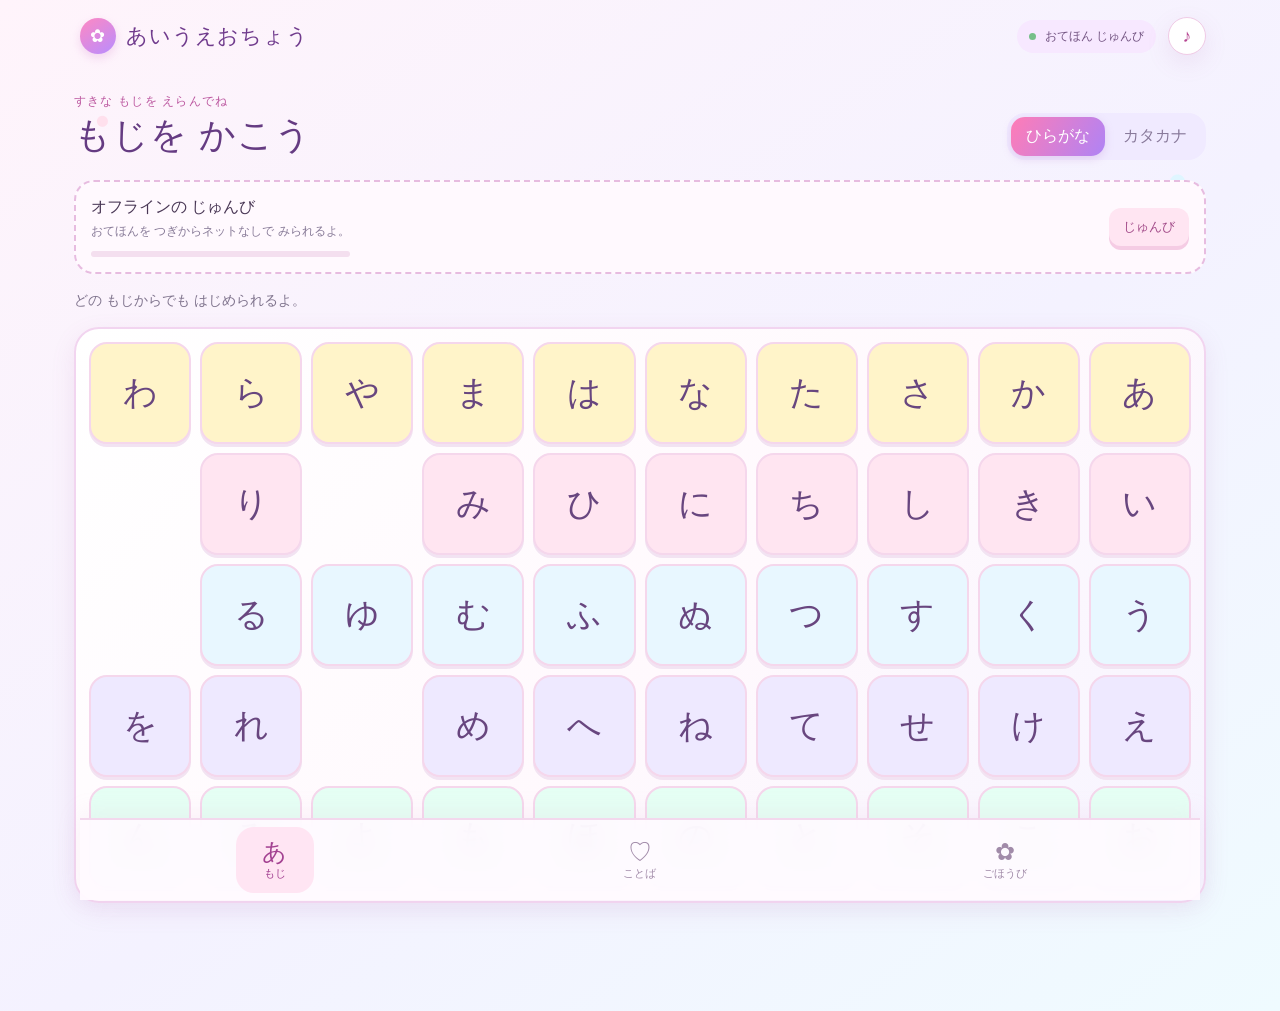
<file: index.html>
<!doctype html>
<html lang="ja">
  <head>
    <meta charset="utf-8">
    <meta name="viewport" content="width=device-width, initial-scale=1, viewport-fit=cover">
    <meta name="theme-color" content="#fff2fb">
    <meta name="description" content="ひらがなとことばを、じぶんのペースでたのしくかくノートです。">
    <meta name="apple-mobile-web-app-capable" content="yes">
    <meta name="apple-mobile-web-app-title" content="あいうえおちょう">
    <link rel="manifest" href="./manifest.webmanifest">
    <link rel="icon" href="./assets/icon.svg" type="image/svg+xml">
    <link rel="apple-touch-icon" href="./assets/icon.svg">
    <link rel="stylesheet" href="./styles.css?v=20261017-8">
    <title>あいうえおちょう</title>
  </head>
  <body>
    <div class="app-shell">
      <header class="topbar">
        <button class="brand" data-nav="letters" aria-label="もじへ">
          <span class="brand-mark" aria-hidden="true">✿</span>
          <span>あいうえおちょう</span>
        </button>
        <div class="topbar-right">
          <span class="offline-pill" id="connectionStatus"><i></i> おてほん じゅんび</span>
          <button class="icon-button" id="soundToggle" aria-label="おとの せってい" title="おとの せってい">♪</button>
        </div>
      </header>

      <main id="app" tabindex="-1"></main>

      <nav class="bottom-nav" aria-label="メインメニュー">
        <button data-nav="letters" class="nav-item active"><span>あ</span><small>もじ</small></button>
        <button data-nav="words" class="nav-item"><span>♡</span><small>ことば</small></button>
        <button data-nav="stickers" class="nav-item"><span>✿</span><small>ごほうび</small></button>
      </nav>
    </div>
    <dialog id="modal" class="modal"></dialog>
    <div id="toast" class="toast" role="status" aria-live="polite"></div>
    <script src="./app.js?v=20261017-8" defer></script>
  </body>
</html>
</file>
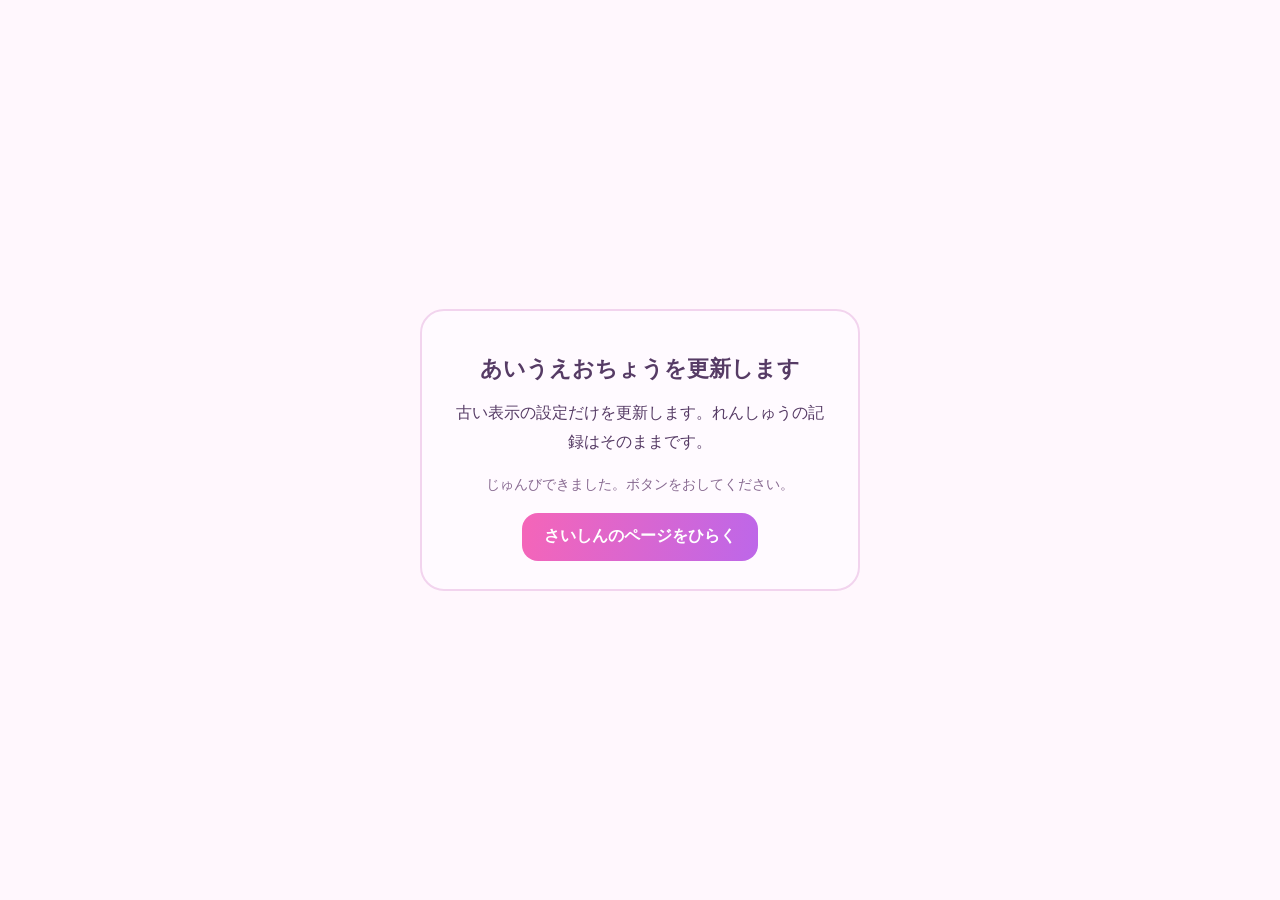
<file: refresh.html>
<!doctype html>
<html lang="ja">
  <head>
    <meta charset="utf-8">
    <meta name="viewport" content="width=device-width, initial-scale=1">
    <meta name="theme-color" content="#fff2fb">
    <title>あいうえおちょうを更新</title>
    <style>
      :root { color-scheme: light; font-family: system-ui, sans-serif; color: #563b65; background: #fff7fd; }
      body { min-height: 100vh; margin: 0; display: grid; place-items: center; }
      main { width: min(440px, calc(100% - 40px)); box-sizing: border-box; padding: 28px; border: 2px solid #f2d4ee; border-radius: 24px; background: #fffaff; text-align: center; }
      h1 { font-size: 1.35rem; }
      p { line-height: 1.8; }
      button { min-height: 48px; padding: 10px 22px; border: 0; border-radius: 16px; background: linear-gradient(100deg, #f565b8, #bd67e9); color: white; font: inherit; font-weight: 700; }
      button:disabled { opacity: .55; }
      #status { color: #886a91; font-size: .9rem; }
    </style>
  </head>
  <body>
    <main>
      <h1>あいうえおちょうを更新します</h1>
      <p>古い表示の設定だけを更新します。れんしゅうの記録はそのままです。</p>
      <p id="status" role="status" aria-live="polite">じゅんびしています…</p>
      <button id="openLatest" type="button" disabled>さいしんのページをひらく</button>
    </main>
    <script>
      const button = document.querySelector('#openLatest');
      const status = document.querySelector('#status');
      async function prepareUpdate() {
        try {
          if ('serviceWorker' in navigator) {
            const appRoot = new URL('./', location.href).href;
            const registrations = await navigator.serviceWorker.getRegistrations();
            const appRegistrations = registrations.filter(registration => registration.scope.startsWith(appRoot));
            await Promise.all(appRegistrations.map(registration => registration.unregister()));
          }
          status.textContent = 'じゅんびできました。ボタンをおしてください。';
          button.disabled = false;
        } catch {
          status.textContent = 'じゅんびできませんでした。ネットにつないで、もういちどひらいてください。';
        }
      }
      button.addEventListener('click', () => {
        const latest = new URL('./', location.href);
        latest.searchParams.set('refresh', String(Date.now()));
        window.open(latest.href, '_blank', 'noopener');
      });
      prepareUpdate();
    </script>
  </body>
</html>
</file>
<file: styles.css>
:root {
  font-family: "Hiragino Maru Gothic ProN", "Yu Gothic", "Meiryo", sans-serif;
  color: #394c43;
  background: #f5f4e8;
  font-synthesis: none;
  --ink: #394c43;
  --muted: #748176;
  --cream: #f5f4e8;
  --paper: #fffdf7;
  --pink: #d99078;
  --pink-light: #f5e5d9;
  --yellow: #e7c977;
  --blue: #bfd2ce;
  --green: #789a7c;
  --line: #dce1d4;
  --shadow: 0 4px 12px rgba(64, 79, 62, .05);
}

* { box-sizing: border-box; }
body { margin: 0; min-width: 320px; min-height: 100vh; background: var(--cream); }
button { font: inherit; color: inherit; cursor: pointer; }
button:focus-visible { outline: 3px solid #6ab6d8; outline-offset: 3px; }
.app-shell { min-height: 100vh; max-width: 1120px; margin: 0 auto; display: flex; flex-direction: column; padding: 0 24px 96px; }
.topbar { height: 72px; display: flex; align-items: center; justify-content: space-between; }
.brand { border: 0; background: none; display: flex; align-items: center; gap: 10px; font-size: 21px; font-weight: 700; letter-spacing: .04em; }
.brand-mark { display: grid; place-items: center; width: 36px; height: 36px; color: #47674d; background: #e1ead9; border-radius: 50%; font-size: 18px; box-shadow: none; }
.topbar-right { display: flex; align-items: center; gap: 12px; }
.offline-pill { color: #748778; background: #edf6eb; border-radius: 99px; padding: 8px 12px; font-size: 12px; }
.offline-pill i { display: inline-block; width: 7px; height: 7px; margin-right: 5px; background: #76bf89; border-radius: 50%; }
.offline-pill.ready { color: #5e7c66; background: #e7f6e9; }
.icon-button { width: 38px; height: 38px; border: 1px solid var(--line); border-radius: 50%; background: var(--paper); font-size: 18px; }
main { flex: 1; }
.page { animation: appear .2s ease-out; }
@keyframes appear { from { opacity: 0; transform: translateY(5px); } to { opacity: 1; transform: none; } }
.eyebrow { color: #748c76; font-size: 12px; font-weight: 700; letter-spacing: .1em; }
h1,h2,h3,p { margin-top: 0; }
h1 { margin-bottom: 8px; font-size: clamp(25px, 4vw, 36px); line-height: 1.4; letter-spacing: .025em; }
h2 { font-size: 19px; }
.subtext { color: var(--muted); font-size: 14px; line-height: 1.8; }
.button { border: 0; border-radius: 12px; background: #64896e; color: white; padding: 12px 20px; font-weight: 700; box-shadow: none; transition: background .12s, transform .12s; }
.button:active { transform: translateY(1px); background: #55785f; }
.button.secondary { color: #536b59; background: #e8eee2; box-shadow: none; }
.button.soft { color: #71584a; background: #f3e7d5; box-shadow: none; }
.button.small { padding: 10px 14px; border-radius: 12px; font-size: 13px; }
.section-heading { display: flex; align-items: end; justify-content: space-between; gap: 12px; margin: 24px 0 13px; }
.section-heading h2 { margin: 0; }
.text-button { border: 0; background: none; color: #6f8c70; padding: 7px; font-weight: 700; }
.quick-grid { display: grid; grid-template-columns: repeat(3,1fr); gap: 14px; }
.quick-card { min-height: 125px; border: 1px solid #e2e3d8; border-radius: 13px; padding: 16px; background: var(--paper); text-align: left; box-shadow: none; transition: background .15s; }
.quick-card:hover { background: #faf8ed; }
.quick-card .route-glyph { width: 39px; height: 39px; display: grid; place-items: center; border: 1px solid #d3dfcf; border-radius: 50%; color: #587b60; background: #eef2e6; font-family: "Yu Mincho", serif; font-size: 21px; margin-bottom: 10px; }
.quick-card strong { display: block; margin-bottom: 5px; }
.quick-card small { color: var(--muted); }
.progress-card { margin-top: 18px; padding: 15px 18px; border: 1px solid #dce4d8; border-radius: 12px; background: #edf1e7; display: flex; align-items: center; gap: 14px; }
.progress-bubble { width: 38px; height: 38px; border-radius: 50%; display: grid; place-items: center; color: #4f7558; background: #dbe7d6; font-size: 15px; font-weight: 700; }
.progress-copy { flex: 1; }
.progress-copy strong { display: block; margin-bottom: 5px; }
.progress-copy small { color: #7d9388; }
.progress-track { width: min(200px, 30%); height: 7px; border-radius: 9px; background: #dbe3d6; overflow: hidden; }
.progress-fill { height: 100%; background: var(--green); border-radius: inherit; transition: width .3s; }
.town-heading { display:flex; align-items:center; justify-content:space-between; margin:16px 0 14px; }
.town-heading h1 { margin:3px 0 0; }
.town-marker { width:45px; height:45px; display:grid; place-items:center; border:1px solid #d2ddce; border-radius:50% 50% 50% 7px; color:#5f7f65; background:#e7eee0; font-size:22px; transform:rotate(-12deg); }
.town-map { padding:17px 19px 18px; border:1px solid #d9e0d4; border-radius:15px; background:#eaf0e4; }
.map-caption { display:flex; justify-content:space-between; color:#5c755f; font-size:13px; font-weight:700; }
.map-progress { color:#788578; font-weight:500; }
.map-route { display:flex; align-items:center; justify-content:center; margin:14px 0 16px; }
.route-stop { flex:0 0 auto; width:42px; height:42px; display:grid; place-items:center; border:1px solid #b9cbb7; border-radius:50%; color:#54745b; background:#fbfaf2; font-family:"Yu Mincho",serif; font-size:19px; }
button.route-stop { padding:0; font:inherit; font-family:"Yu Mincho",serif; }
.route-stop.passed { color:#fff; border-color:#7f9c80; background:#7f9c80; }
.route-stop.current { width:50px; height:50px; color:#fff; border:3px solid #fff9ed; outline:1px solid #c98570; background:#ce8973; font-size:22px; }
.route-stop.future { color:#9ca99a; background:#f5f5ec; }
.route-path { width:min(12vw,72px); border-top:2px dotted #aabcaa; }
.map-button { display:block; margin:0 auto; min-width:190px; }
.page-header { display: flex; align-items: end; justify-content: space-between; gap: 16px; margin: 17px 0 20px; }
.page-header h1 { margin: 0; }
.segmented { display: inline-flex; padding: 4px; background: #f4eee5; border-radius: 14px; gap: 3px; }
.segmented button { border: 0; background: transparent; padding: 9px 15px; border-radius: 11px; color: #847d75; }
.segmented button.selected { color: #554c42; background: white; box-shadow: 0 2px 8px #5b4a3412; }
.kana-grid { display: grid; grid-template-columns: repeat(10,minmax(0,1fr)); gap: 10px; }
.kana-card { position: relative; border: 1px solid var(--line); border-radius: 17px; aspect-ratio: 1; background: var(--paper); display: grid; place-items: center; font-size: clamp(22px,3vw,34px); box-shadow: 0 4px 10px #5b4a3409; transition: transform .12s, border .12s; }
.kana-card:hover { transform: translateY(-2px); border-color: #f3b3bf; }
.kana-card.done::after { content: "✓"; position: absolute; right: 6px; top: 4px; font-size: 11px; color: #64ae83; }
.kana-card .hint { position: absolute; bottom: 6px; color: #9aa5af; font-size: 9px; }
.empty-note { padding: 16px; text-align: center; color: var(--muted); }
.word-grid { display: grid; grid-template-columns: repeat(4,minmax(0,1fr)); gap: 14px; }
.word-card { border: 1px solid #e2e3d8; border-radius: 13px; background: var(--paper); padding: 13px; text-align: left; min-height: 158px; box-shadow: none; }
.word-picture { height: 82px; display: grid; place-items: center; border-radius: 10px; background: #f1f0e3; font-size: 44px; margin-bottom: 11px; }
.word-card strong { font-size: 16px; }
.word-card small { display: block; color: var(--muted); margin-top: 5px; }
.category-row { display: flex; gap: 8px; overflow-x: auto; padding: 1px 1px 10px; scrollbar-width: thin; }
.chip { flex: 0 0 auto; border: 1px solid var(--line); border-radius: 99px; padding: 9px 14px; background: white; color: #7b8287; }
.chip.selected { border-color: #8eaa8f; color: #49694f; background: #eaf0e4; }
.sticker-summary { margin: 16px 0; padding: 20px; background: #fff0d1; border-radius: 20px; display: flex; align-items: center; gap: 16px; }
.sticker-summary b { font-size: 30px; color: #d49332; }
.sticker-board { display: grid; grid-template-columns: repeat(6,minmax(0,1fr)); gap: 13px; }
.sticker { aspect-ratio: 1; border-radius: 21px; background: white; border: 1px solid var(--line); display: grid; place-items: center; font-size: 42px; box-shadow: 0 5px 14px #5b4a3409; }
.sticker.locked { filter: grayscale(1); opacity: .3; }
.modal { border: 0; padding: 0; border-radius: 16px; background: #fffdf8; color: var(--ink); width: min(900px, calc(100vw - 24px)); max-width: none; max-height: min(92vh, 900px); box-shadow: 0 16px 48px #30251e3b; overflow: auto; }
.modal::backdrop { background: #433b3285; backdrop-filter: blur(3px); }
.lesson { padding: 22px; }
.lesson-top { display: flex; align-items: center; justify-content: space-between; gap: 12px; }
.lesson-title { display: flex; align-items: center; gap: 10px; }
.lesson-title h2 { margin: 0; font-size: 17px; }
.close-button { width: 38px; height: 38px; border: 1px solid var(--line); background: white; border-radius: 50%; font-size: 19px; }
.lesson-layout { display: grid; grid-template-columns: .8fr 1.2fr; gap: 18px; margin: 18px 0; }
.guide-card { min-height: 320px; border-radius: 13px; background: #f1f1e7; display: flex; flex-direction: column; align-items: center; justify-content: center; padding: 15px; }
.guide-img { width: min(100%,280px); aspect-ratio: 1; object-fit: contain; }
.guide-char { font-size: 190px; line-height: 1; color: #dfd5c5; }
.guide-label { margin-top: 4px; color: #93897d; font-size: 12px; }
.guide-actions { display: flex; gap: 8px; margin-top: 12px; }
.write-card { display: flex; flex-direction: column; min-width: 0; }
.write-instructions { display: flex; justify-content: space-between; align-items: center; gap: 8px; font-size: 13px; margin: 0 0 9px; }
.canvas-wrap { position: relative; flex: 1; min-height: 270px; border: 1px solid #dce1d4; border-radius: 13px; overflow: hidden; background-color: #fffefa; background-image: linear-gradient(#edf0e8 1px, transparent 1px),linear-gradient(90deg,#edf0e8 1px, transparent 1px); background-size: 25% 25%; touch-action: none; }
.canvas-wrap::before { content: ""; position: absolute; left: 50%; top: 0; bottom: 0; border-left: 1px dashed #d8dfd2; pointer-events: none; }
.canvas-wrap::after { content: ""; position: absolute; top: 50%; left: 0; right: 0; border-top: 1px dashed #d8dfd2; pointer-events: none; }
.word-canvas { background-image: repeating-linear-gradient(to right,transparent 0,transparent calc(100% / var(--cell-count) - 1px),#d8dfd2 calc(100% / var(--cell-count) - 1px),#d8dfd2 calc(100% / var(--cell-count))); background-size:100% 100%; }
.word-canvas::before { display:none; }
.word-canvas::after { left:0; right:0; }
.canvas-wrap canvas { position: absolute; inset: 0; width: 100%; height: 100%; touch-action: none; z-index: 1; }
.ghost-char { position: absolute; inset: 0; display: grid; place-items: center; font-size: min(55vw,210px); color: #e8dccc; opacity: .4; pointer-events: none; }
.word-ghost { grid-template-columns: repeat(var(--cell-count),minmax(0,1fr)); padding:5px; color:#d6ded2; opacity:.48; }
.word-ghost span { min-width:0; justify-self:center; align-self:center; font-size:min(16vw,100px); line-height:1; font-family:"Yu Mincho","Hiragino Mincho ProN",serif; }
.word-lesson .guide-card { justify-content:center; }
.guide-word { display:grid; grid-template-columns:repeat(var(--guide-count),minmax(0,1fr)); align-items:center; gap:3px; width:100%; }
.guide-word figure { margin:0; min-width:0; text-align:center; }
.guide-word .guide-img { width:100%; max-width:100px; }
.guide-word figcaption { margin-top:-6px; color:#778879; font-family:"Yu Mincho",serif; font-size:15px; }
.guide-mark { display:block; color:#9b705d; font-size:10px; }
.lesson-route-label { color:#6c806f; font-size:13px; }
.canvas-controls { display: flex; justify-content: space-between; gap: 8px; padding-top: 11px; }
.canvas-controls .button { flex: 1; }
.lesson-bottom { display: flex; align-items: center; justify-content: space-between; gap: 12px; border-top: 1px solid var(--line); padding-top: 15px; }
.encouragement { color: #748b79; font-size: 13px; }
.toast { position: fixed; left: 50%; bottom: 86px; z-index: 5; opacity: 0; transform: translate(-50%,12px); transition: .2s; color: white; background: #49575b; border-radius: 99px; padding: 12px 18px; pointer-events: none; font-size: 14px; box-shadow: 0 8px 24px #0002; }
.toast.show { opacity: 1; transform: translate(-50%,0); }
.bottom-nav { position: fixed; z-index: 3; bottom: 0; left: 50%; transform: translateX(-50%); width: min(100%,1120px); height: 76px; padding: 7px 12px max(7px, env(safe-area-inset-bottom)); background: #fffefaed; backdrop-filter: blur(14px); border-top: 1px solid #eee8dd; display: flex; justify-content: space-around; }
.nav-item { min-width: 66px; border: 0; background: none; color: #98a0a2; display: flex; flex-direction: column; align-items: center; justify-content: center; gap: 2px; border-radius: 15px; }
.nav-item span { font-size: 21px; line-height: 1; }
.nav-item small { font-size: 10px; }
.nav-item.active { color: #527359; background: #edf2e8; }
.setup-banner { border-radius: 18px; border: 1px dashed #d7c6a2; background: #fffbef; padding: 15px; display: flex; align-items: center; justify-content: space-between; gap: 14px; margin-bottom: 15px; }
.setup-banner p { margin: 4px 0 0; color: #8c8375; font-size: 12px; line-height: 1.6; }
.setup-progress { margin-top: 9px; height: 6px; border-radius: 5px; background: #eee6d6; overflow: hidden; }
.setup-progress span { display: block; height: 100%; width: 0; background: #86bf9b; transition: width .2s; }
.sound-setting { display: flex; align-items: center; justify-content: space-between; gap: 20px; padding: 24px; }
.sound-setting p { color: var(--muted); line-height: 1.7; }
.voice-label { display:block; margin:10px 0 6px; font-size:13px; font-weight:700; }
.voice-select { width:min(100%,390px); min-height:44px; padding:8px 10px; border:1px solid var(--line); border-radius:9px; background:#fffefa; color:var(--ink); font:inherit; }
.voice-note { min-height:28px; margin:6px 0 10px; color:var(--muted); font-size:12px; }
.pill-toggle { border: 0; border-radius: 99px; padding: 10px 15px; background: #edf5f0; }

@media (max-width: 760px) {
  .app-shell { padding: 0 15px 93px; }
  .topbar { height: 62px; }
  .brand { font-size: 18px; }
  .quick-grid { grid-template-columns: repeat(3,minmax(0,1fr)); gap: 8px; }
  .quick-card { padding: 13px; min-height: 115px; }
  .quick-card strong { font-size: 13px; }
  .quick-card small { font-size: 10px; }
  .kana-grid { grid-template-columns: repeat(7,minmax(0,1fr)); gap: 7px; }
  .word-grid { grid-template-columns: repeat(2,minmax(0,1fr)); gap: 10px; }
  .sticker-board { grid-template-columns: repeat(4,minmax(0,1fr)); gap: 9px; }
  .page-header { align-items: start; flex-direction: column; }
}
@media (max-width: 760px) and (orientation: landscape) {
  .word-ghost span { font-size:min(13vw,78px); }
}
@media (max-width: 560px) {
  .offline-pill { font-size: 0; padding: 9px; }
  .offline-pill i { margin: 0; }
  .progress-track { display: none; }
  .map-route { margin: 12px 0 15px; }
  .route-stop { width: 38px; height: 38px; }
  .route-stop.current { width: 46px; height: 46px; }
  .route-path { width: min(10vw,44px); }
  .segmented button { padding: 8px 12px; }
  .kana-grid { grid-template-columns: repeat(5,minmax(0,1fr)); }
  .modal { width: calc(100vw - 14px); border-radius: 20px; }
  .lesson { padding: 14px; }
  .lesson-layout { grid-template-columns: 1fr; gap: 10px; margin: 12px 0; }
  .guide-card { min-height: 160px; flex-direction: row; gap: 14px; }
  .word-lesson .guide-card { min-height: 0; flex-direction: column; }
  .guide-img { width: 135px; }
  .guide-char { font-size: 115px; }
  .guide-label { display: none; }
  .guide-actions { flex-direction: column; }
  .word-lesson .guide-actions { flex-direction: row; }
  .canvas-wrap { min-height: 265px; }
  .word-ghost span { font-size: min(20vw,72px); }
  .sound-setting { align-items: stretch; flex-direction: column; padding: 19px; }
  .sound-setting .pill-toggle { align-self: flex-start; }
}
@media (orientation: portrait) and (min-width: 761px) {
  .app-shell::before { content: "よこむきにすると、もっと かきやすいよ ✿"; display: block; text-align: center; margin-top: 4px; color: #bc8490; font-size: 12px; }
}
@media (prefers-reduced-motion: reduce) { *,*::before,*::after { animation-duration: .01ms !important; transition-duration: .01ms !important; } }

/* Picture-book palette and child-friendly controls */
:root {
  color: #493755;
  background: #fff2fb;
  --ink: #493755;
  --muted: #887b98;
  --cream: #fff2fb;
  --paper: #fff;
  --pink: #ff78b7;
  --pink-light: #ffe0f0;
  --yellow: #ffe27a;
  --blue: #c7efff;
  --green: #7bd8c0;
  --line: #f1d7ec;
  --shadow: 0 8px 24px rgba(173, 102, 165, .12);
}
body {
  background:
    radial-gradient(circle at 8% 12%, #ffe0ed 0 5px, transparent 6px),
    radial-gradient(circle at 92% 18%, #dff6ff 0 7px, transparent 8px),
    linear-gradient(145deg,#fff4fb,#f4f2ff 55%,#effbff);
  color: var(--ink);
}
.app-shell { max-width: 1180px; }
.topbar { position: relative; z-index: 1; }
.brand { color: #703b8d; }
.brand-mark { color: #fff; background: linear-gradient(145deg,#ff88c2,#b88dff); box-shadow: 0 4px 10px #e4a5db66; }
.offline-pill { color: #735482; background: #f7e8ff; }
.offline-pill.ready { color: #257965; background: #e2fff4; }
.icon-button { border-color: #f0cbe6; color: #b74893; background: #fff; box-shadow: var(--shadow); }
h1 { color: #653b82; }
.eyebrow { color: #bc58a0; }
.subtext { color: #80758e; }
.button { background: linear-gradient(110deg,#ff70af,#b879f5); color: #fff; border-radius: 18px; box-shadow: 0 5px 0 #e6c5e4; }
.button:active { background: #d65caf; box-shadow: 0 2px 0 #e6c5e4; }
.button.secondary { color: #68508b; background: #eee8ff; box-shadow: 0 4px 0 #ddd3fa; }
.button.soft { color: #a34c8a; background: #ffe5f2; box-shadow: 0 4px 0 #f5cce4; }
.page { padding-bottom: 12px; }
.page-header { margin-top: 19px; }
.segmented { background: #f0eaff; border-radius: 18px; }
.segmented button { color: #88799a; border-radius: 14px; }
.segmented button.selected { color: #fff; background: linear-gradient(120deg,#ff7cb6,#af83f5); box-shadow: 0 3px 9px #bd81ce44; }
.kana-grid {
  display: grid;
  grid-auto-flow: column;
  grid-template-rows: repeat(5,minmax(58px,1fr));
  grid-template-columns: repeat(10,minmax(0,1fr));
  gap: 9px;
  direction: rtl;
  padding: 13px;
  border: 2px solid #f2d5f0;
  border-radius: 25px;
  background: linear-gradient(135deg,#fff,#fff9fd 55%,#f6f4ff);
  box-shadow: var(--shadow);
}
.kana-card {
  min-width: 0;
  border: 2px solid #f5d7ec;
  border-radius: 18px;
  color: #68467f;
  background: #fff;
  box-shadow: 0 3px 0 #f2e3f2;
  font-weight: 700;
}
.kana-card:nth-child(5n+1) { background: #fff4c9; }
.kana-card:nth-child(5n+2) { background: #ffe5f1; }
.kana-card:nth-child(5n+3) { background: #e8f7ff; }
.kana-card:nth-child(5n+4) { background: #eee9ff; }
.kana-card:nth-child(5n) { background: #e5fff4; }
.kana-card.done { border-color: #ffc5df; }
.kana-card.done::after { color: #ee59a4; }
.kana-empty { min-width: 0; }
.setup-banner { margin: 14px 0; border: 2px dashed #e7bce0; border-radius: 20px; background: #fff9fe; }
.setup-banner p { color: #887b98; }
.setup-progress { background: #f4dfef; }
.setup-progress span { background: linear-gradient(90deg,#ff7eb8,#b789ff); }
.random-word-card {
  display: flex;
  flex-direction: column;
  align-items: center;
  width: min(100%,560px);
  margin: 22px auto;
  padding: 25px 20px;
  border: 2px solid #f0d4ee;
  border-radius: 30px;
  background: linear-gradient(145deg,#fff,#fff6fc 65%,#f6f2ff);
  box-shadow: 0 12px 28px #bf87c429;
  position: relative;
  overflow: hidden;
}
.random-word-card::before, .random-word-card::after { content: "✦"; position: absolute; color: #f3be50; font-size: 24px; }
.random-word-card::before { left: 22px; top: 17px; }
.random-word-card::after { right: 24px; top: 56px; color: #85d9e5; }
.random-word-card .word-picture { width: 132px; height: 112px; margin: 4px 0 8px; border-radius: 34px; background: linear-gradient(145deg,#fff0bd,#ffe1f1); font-size: 70px; }
.random-word { color: #72418d; font-size: clamp(32px,8vw,58px); letter-spacing: .08em; }
.random-word-card > small { color: #9d83a8; }
.word-actions { display: flex; flex-wrap: wrap; justify-content: center; gap: 12px; margin-top: 18px; }
.word-script { margin-top: 18px; }
.sticker-summary { border: 2px solid #f2d7ef; background: linear-gradient(100deg,#fff0fa,#f4f1ff); color: #71487e; }
.sticker-summary > span { font-size: 44px; color: #ff80b7; }
.sticker-summary b { color: #d45ba3; }
.sticker { border: 2px solid #f0d9ee; background: #fff; box-shadow: 0 5px 0 #f1e2f2; }
.sticker.locked { filter: grayscale(.55); opacity: .38; }
.bottom-nav {
  height: 82px;
  background: #fffaffed;
  border-top: 2px solid #f3d8ed;
  box-shadow: 0 -5px 22px #dba9d222;
}
.nav-item { min-width: 78px; color: #a18ba9; border-radius: 18px; }
.nav-item span { font-size: 24px; }
.nav-item small { font-size: 11px; font-weight: 700; }
.nav-item.active { color: #a34191; background: #ffe5f3; }
.modal { border-radius: 26px; background: #fffaff; color: var(--ink); box-shadow: 0 18px 55px #70457c44; }
.modal::backdrop { background: #563e6788; }
.lesson { padding: 22px; }
.lesson-title h2 { color: #68427f; }
.guide-card { border: 2px solid #f2d4ee; border-radius: 23px; background: linear-gradient(145deg,#fff7fd,#f3f2ff); }
.guide-word { display: grid; grid-template-columns: repeat(var(--guide-count),minmax(0,1fr)); align-items: center; gap: 5px; width: 100%; }
.guide-word figure { margin: 0; min-width: 0; text-align: center; }
.guide-word figcaption { margin-top: 2px; color: #9c63a5; font-weight: 700; font-size: 14px; }
.single-glyph { width: min(100%,245px); }
.kana-glyph { position: relative; display: inline-grid; place-items: center; aspect-ratio: 1; width: min(100%,110px); }
.kana-glyph img { display: block; width: 100%; height: 100%; object-fit: contain; }
.kana-glyph.small-kana img { transform: scale(.72); }
.kana-glyph-long { color: #554556; font-size: clamp(45px,12vw,95px); font-family: sans-serif; line-height: 1; }
.kana-glyph.trace { width: 100%; height: 100%; max-width: none; opacity: .16; }
.kana-glyph.trace img { filter: none; }
.ghost-char { display: grid; grid-template-columns: repeat(var(--cell-count),minmax(0,1fr)); padding: 5px; color: #555; opacity: 1; }
.ghost-char:not(.word-ghost) { grid-template-columns: 1fr; }
.ghost-char .kana-glyph { min-width: 0; justify-self: center; align-self: center; }
.ghost-char:not(.word-ghost) .kana-glyph { width: min(78%,220px); height: auto; }
.word-ghost .kana-glyph { width: 100%; }
.canvas-wrap { border: 2px solid #ecd8eb; border-radius: 20px; background-color: #fff; background-image: linear-gradient(#f5eaf5 1px, transparent 1px),linear-gradient(90deg,#f5eaf5 1px,transparent 1px); }
.canvas-wrap::before, .canvas-wrap::after { border-color: #e5d6eb; }
.word-canvas { background-image: repeating-linear-gradient(to right,transparent 0,transparent calc(100% / var(--cell-count) - 1px),#e9daed calc(100% / var(--cell-count) - 1px),#e9daed calc(100% / var(--cell-count))); }
.canvas-controls .button { min-height: 44px; }
.lesson-bottom { border-color: #f0d8eb; }
.lesson-route-label { color: #9876a2; }
.text-button { color: #a24c97; }
.close-button { border-color: #f0d4ec; color: #8e5790; background: #fff; }
.voice-select { border-color: #ebd2e9; border-radius: 14px; }
.toast { background: #79518a; }
.trace-cell { display: grid; place-items: center; min-width: 0; height: 100%; }
.ghost-char .trace-cell .kana-glyph.trace { width: min(78%, 220px); height: auto; max-height: 100%; aspect-ratio: 1; }
.word-ghost .trace-cell .kana-glyph.trace { width: min(100%, 110px); }
.kana-glyph-long { display: inline-grid; place-items: center; position: relative; width: min(100%, 110px); aspect-ratio: 1; color: transparent; font-size: 0; }
.kana-glyph-long svg { display: block; width: 100%; height: 100%; overflow: visible; }
.kana-glyph-long path { fill: none; stroke: #554556; stroke-width: 5; stroke-linecap: round; }
.kana-glyph-long.trace { opacity: 1; }
.kana-glyph-long.trace path { stroke: #c8c0ce; }
@media (max-width:760px) {
  .app-shell { padding: 0 14px 100px; }
  .kana-grid { grid-template-rows: repeat(5,minmax(50px,1fr)); grid-template-columns: repeat(10,minmax(48px,1fr)); gap: 6px; overflow-x: auto; }
  .kana-card { border-radius: 14px; font-size: 25px; }
  .page-header { align-items: center; flex-direction: row; }
}
@media (max-width:560px) {
  .kana-grid { padding: 9px; }
  .page-header { align-items: flex-start; }
  .page-header h1 { font-size: 28px; }
  .segmented button { padding: 8px 10px; }
  .word-script { width: 100%; justify-content: space-around; }
  .random-word-card { margin-top: 16px; padding: 21px 12px; }
  .random-word-card .word-picture { width: 112px; height: 98px; font-size: 61px; }
  .word-actions { width: 100%; flex-direction: column; }
  .word-actions .button { width: 100%; }
  .guide-word .kana-glyph { width: min(100%,65px); }
  .single-glyph { width: 145px; }
  .lesson { padding: 14px; }
}
</file>
